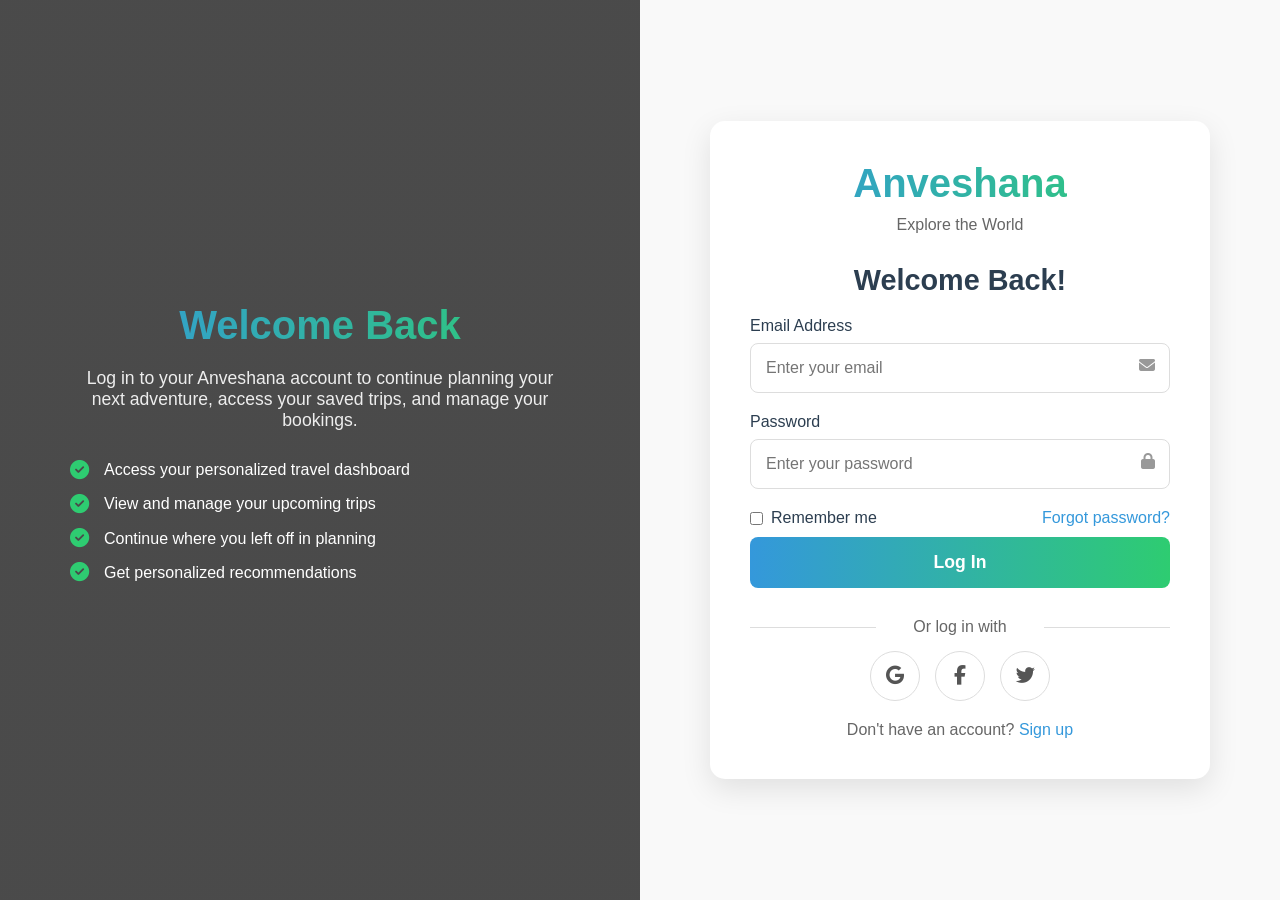
<file: login.html>
<!DOCTYPE html>
<html lang="en">
<head>
    <meta charset="UTF-8">
    <meta name="viewport" content="width=device-width, initial-scale=1.0">
    <title>Login | Anveshana - Explore the World</title>
    <link rel="stylesheet" href="https://cdnjs.cloudflare.com/ajax/libs/font-awesome/6.4.0/css/all.min.css">
    <link rel="stylesheet" href="css/login.css">
</head>
<body>
    <div class="auth-container">
        <div class="auth-hero">
            <div class="auth-hero-content">
                <h2>Welcome Back</h2>
                <p>Log in to your Anveshana account to continue planning your next adventure, access your saved trips, and manage your bookings.</p>
                
                <div class="auth-hero-benefits">
                    <div class="benefit-item">
                        <i class="fas fa-check-circle benefit-icon"></i>
                        <span>Access your personalized travel dashboard</span>
                    </div>
                    <div class="benefit-item">
                        <i class="fas fa-check-circle benefit-icon"></i>
                        <span>View and manage your upcoming trips</span>
                    </div>
                    <div class="benefit-item">
                        <i class="fas fa-check-circle benefit-icon"></i>
                        <span>Continue where you left off in planning</span>
                    </div>
                    <div class="benefit-item">
                        <i class="fas fa-check-circle benefit-icon"></i>
                        <span>Get personalized recommendations</span>
                    </div>
                </div>
            </div>
        </div>
        
        <div class="auth-form-container">
            <div class="auth-form">
                <div class="auth-logo">
                    <h2>Anveshana</h2>
                    <p>Explore the World</p>
                </div>
                
                <h3 class="auth-title">Welcome Back!</h3>
                
                <form id="loginForm" action="login.php" method="POST">
                    <div class="form-group">
                        <label for="email">Email Address</label>
                        <input type="email" id="email" name="email" class="form-control" placeholder="Enter your email" required>
                        <i class="fas fa-envelope input-icon"></i>
                    </div>
                    
                    <div class="form-group">
                        <label for="password">Password</label>
                        <input type="password" id="password" name="password" class="form-control" placeholder="Enter your password" required>
                        <i class="fas fa-lock input-icon"></i>
                    </div>
                    
                    <div class="auth-options">
                        <div class="remember-me">
                            <input type="checkbox" id="remember">
                            <label for="remember">Remember me</label>
                        </div>
                        <a href="forgot-password.html" class="forgot-password">Forgot password?</a>
                    </div>
                    
                    <button type="submit" class="auth-btn">Log In</button>
                </form>
                
                <div class="social-auth">
                    <p>Or log in with</p>
                    <div class="social-buttons">
                        <div class="social-btn google">
                            <i class="fab fa-google"></i>
                        </div>
                        <div class="social-btn facebook">
                            <i class="fab fa-facebook-f"></i>
                        </div>
                        <div class="social-btn twitter">
                            <i class="fab fa-twitter"></i>
                        </div>
                    </div>
                </div>
                
                <div class="auth-alt">
                    Don't have an account? <a href="signup.html">Sign up</a>
                </div>
            </div>
        </div>
    </div>
    
    <!-- <script>
        // Form submission
        document.getElementById('loginForm').addEventListener('submit', function(e) {
            e.preventDefault();
            alert('Login successful! Redirecting to dashboard...');
            window.location.href = 'dashboard.html';
        });
    </script> -->
</body>
</html>
</file>
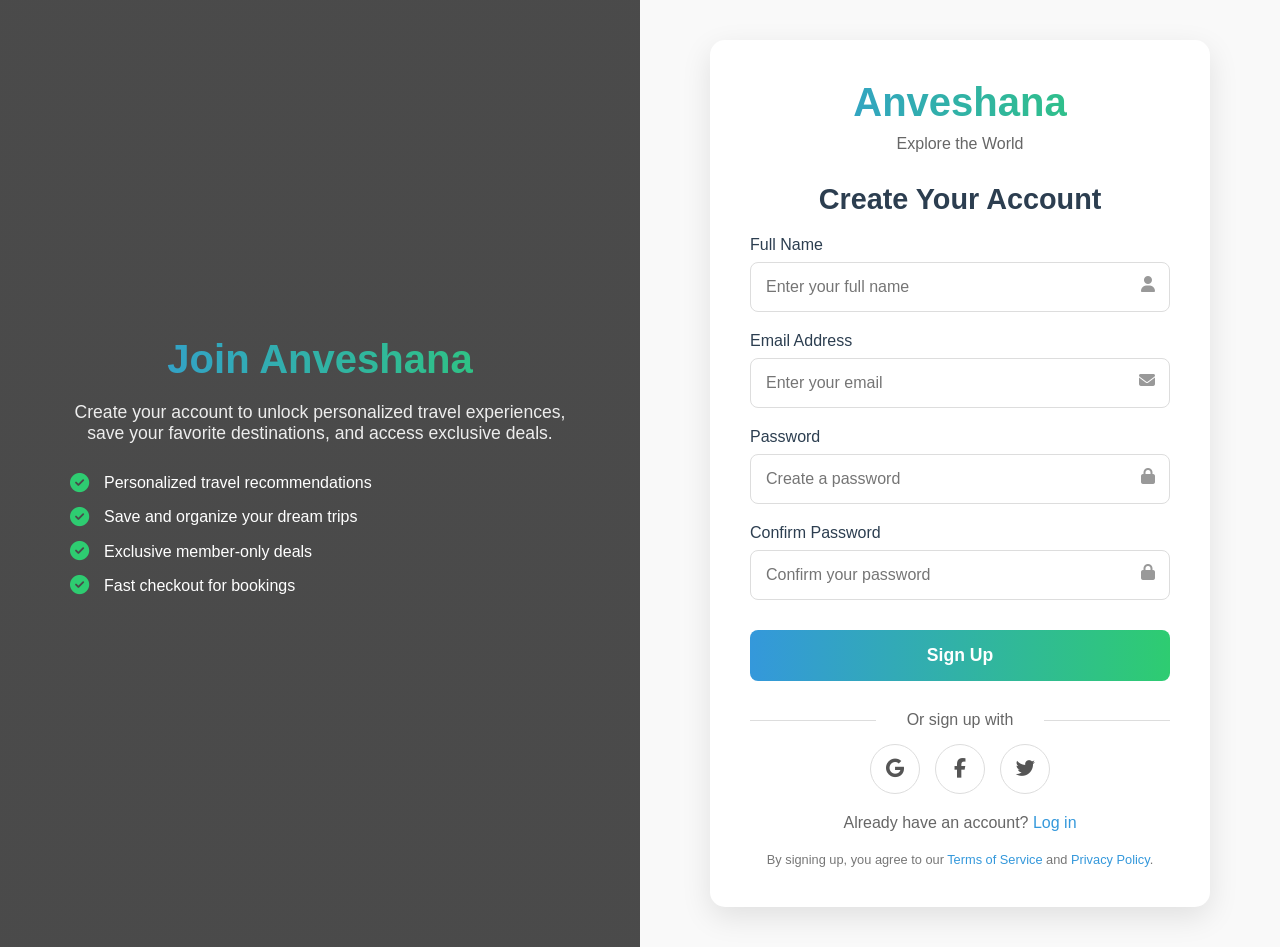
<file: signup.html>
<!DOCTYPE html>
<html lang="en">
<head>
    <meta charset="UTF-8">
    <meta name="viewport" content="width=device-width, initial-scale=1.0">
    <title>Sign Up | Anveshana - Explore the World</title>
    <link rel="stylesheet" href="https://cdnjs.cloudflare.com/ajax/libs/font-awesome/6.4.0/css/all.min.css">
    <link rel="stylesheet" href="css/signup.css">
</head>
<body>
    <div class="auth-container">
        <div class="auth-hero">
            <div class="auth-hero-content">
                <h2>Join Anveshana</h2>
                <p>Create your account to unlock personalized travel experiences, save your favorite destinations, and access exclusive deals.</p>
                
                <div class="auth-hero-benefits">
                    <div class="benefit-item">
                        <i class="fas fa-check-circle benefit-icon"></i>
                        <span>Personalized travel recommendations</span>
                    </div>
                    <div class="benefit-item">
                        <i class="fas fa-check-circle benefit-icon"></i>
                        <span>Save and organize your dream trips</span>
                    </div>
                    <div class="benefit-item">
                        <i class="fas fa-check-circle benefit-icon"></i>
                        <span>Exclusive member-only deals</span>
                    </div>
                    <div class="benefit-item">
                        <i class="fas fa-check-circle benefit-icon"></i>
                        <span>Fast checkout for bookings</span>
                    </div>
                </div>
            </div>
        </div>
        
        <div class="auth-form-container">
            <div class="auth-form">
                <div class="auth-logo">
                    <h2>Anveshana</h2>
                    <p>Explore the World</p>
                </div>
                
                <h3 class="auth-title">Create Your Account</h3>
                
                <form id="signupForm" action="signup.php" method="POST">
                    <div class="form-group">
                        <label for="fullname">Full Name</label>
                        <input type="text" id="fullname" name="fullname" class="form-control" placeholder="Enter your full name" required>

                        <i class="fas fa-user input-icon"></i>
                    </div>
                    
                    <div class="form-group">
                        <label for="email">Email Address</label>
                        <input type="email" id="email" name="email" class="form-control" placeholder="Enter your email" required>
                        <i class="fas fa-envelope input-icon"></i>
                    </div>
                    
                    <div class="form-group">
                        <label for="password">Password</label>
                        <input type="password" id="password" name="password" class="form-control" placeholder="Create a password" required>
                        <i class="fas fa-lock input-icon"></i>
                    </div>
                    
                    <div class="form-group">
                        <label for="confirmPassword">Confirm Password</label>
                        <input type="password" id="confirmPassword" name="confirmPassword" class="form-control" placeholder="Confirm your password" required>
                        <i class="fas fa-lock input-icon"></i>
                    </div>
                    
                    <button type="submit" class="auth-btn">Sign Up</button>
                </form>
                
                <div class="social-auth">
                    <p>Or sign up with</p>
                    <div class="social-buttons">
                        <div class="social-btn google">
                            <i class="fab fa-google"></i>
                        </div>
                        <div class="social-btn facebook">
                            <i class="fab fa-facebook-f"></i>
                        </div>
                        <div class="social-btn twitter">
                            <i class="fab fa-twitter"></i>
                        </div>
                    </div>
                </div>
                
                <div class="auth-alt">
                    Already have an account? <a href="login.php">Log in</a>
                </div>
                
                <div class="terms">
                    By signing up, you agree to our <a href="#">Terms of Service</a> and <a href="#">Privacy Policy</a>.
                </div>
            </div>
        </div>
    </div>
    
    <script>
        // Form validation
        document.getElementById('signupForm').addEventListener('submit', function(e) {
            const password = document.getElementById('password').value;
            const confirmPassword = document.getElementById('confirmPassword').value;
            if (password !== confirmPassword) {
                alert('Passwords do not match!');
                e.preventDefault();
            }
        });
        document.addEventListener('DOMContentLoaded', function() {
    const urlParams = new URLSearchParams(window.location.search);
    const error = urlParams.get('error');
    
    if (error) {
        let errorMessage = '';
        switch(error) {
            case 'emptyfields':
                errorMessage = 'Please fill in all fields';
                break;
            case 'invalidemail':
                errorMessage = 'Invalid email address';
                break;
            case 'passwordcheck':
                errorMessage = 'Passwords do not match';
                break;
            case 'passwordlength':
                errorMessage = 'Password must be at least 8 characters';
                break;
            case 'emailtaken':
                errorMessage = 'Email already registered';
                break;
            case 'sqlerror':
                errorMessage = 'Database error. Please try again';
                break;
            case 'wrongpassword':
                errorMessage = 'Incorrect password';
                break;
            case 'nouser':
                errorMessage = 'No account with this email';
                break;
            default:
                errorMessage = 'An error occurred';
        }
        
        // Show notification - adjust based on your notification system
        showNotification('Error', errorMessage, 'error');
    }
});
    </script>
</body>
</html>
</file>
<file: css/login.css>
:root {
            --primary: #3498db;
            --secondary: #2ecc71;
            --dark: #2c3e50;
            --light: #ecf0f1;
            --accent: #e74c3c;
        }
        
        * {
            margin: 0;
            padding: 0;
            box-sizing: border-box;
            font-family: 'Segoe UI', Tahoma, Geneva, Verdana, sans-serif;
        }
        
        body {
            background-color: #f9f9f9;
            color: var(--dark);
            display: flex;
            min-height: 100vh;
        }
        
        .auth-container {
            display: flex;
            width: 100%;
        }
        
        .auth-hero {
            flex: 1;
            background: linear-gradient(rgba(0, 0, 0, 0.7), rgba(0, 0, 0, 0.7)), 
                        url('https://images.unsplash.com/photo-1508672019048-805c876b67e2?ixlib=rb-4.0.3&ixid=M3wxMjA3fDB8MHxwaG90by1wYWdlfHx8fGVufDB8fHx8fA%3D%3D&auto=format&fit=crop&w=2119&q=80');
            background-size: cover;
            background-position: center;
            display: flex;
            flex-direction: column;
            justify-content: center;
            align-items: center;
            padding: 40px;
            color: white;
            text-align: center;
            display: none;
        }
        
        .auth-form-container {
            flex: 1;
            display: flex;
            justify-content: center;
            align-items: center;
            padding: 40px;
        }
        
        .auth-form {
            background-color: white;
            padding: 40px;
            border-radius: 15px;
            box-shadow: 0 10px 30px rgba(0, 0, 0, 0.1);
            width: 100%;
            max-width: 500px;
            animation: fadeIn 0.8s ease-out;
        }
        
        @keyframes fadeIn {
            from { opacity: 0; transform: translateY(20px); }
            to { opacity: 1; transform: translateY(0); }
        }
        
        .auth-logo {
            text-align: center;
            margin-bottom: 30px;
        }
        
        .auth-logo h2 {
            font-size: 2.5rem;
            font-weight: 700;
            background: linear-gradient(to right, var(--primary), var(--secondary));
            -webkit-background-clip: text;
            background-clip: text;
            color: transparent;
            margin-bottom: 10px;
        }
        
        .auth-logo p {
            color: #666;
        }
        
        .auth-title {
            font-size: 1.8rem;
            margin-bottom: 20px;
            color: var(--dark);
            text-align: center;
        }
        
        .form-group {
            margin-bottom: 20px;
            position: relative;
        }
        
        .form-group label {
            display: block;
            margin-bottom: 8px;
            font-weight: 500;
            color: var(--dark);
        }
        
        .form-control {
            width: 100%;
            padding: 15px;
            border: 1px solid #ddd;
            border-radius: 8px;
            font-size: 1rem;
            transition: all 0.3s ease;
        }
        
        .form-control:focus {
            border-color: var(--primary);
            box-shadow: 0 0 0 3px rgba(52, 152, 219, 0.2);
            outline: none;
        }
        
        .input-icon {
            position: absolute;
            right: 15px;
            top: 40px;
            color: #999;
        }
        
        .auth-btn {
            width: 100%;
            padding: 15px;
            background: linear-gradient(to right, var(--primary), var(--secondary));
            color: white;
            border: none;
            border-radius: 8px;
            font-size: 1.1rem;
            font-weight: 600;
            cursor: pointer;
            transition: all 0.3s ease;
            margin-top: 10px;
        }
        
        .auth-btn:hover {
            transform: translateY(-3px);
            box-shadow: 0 5px 15px rgba(0, 0, 0, 0.1);
        }
        
        .auth-options {
            display: flex;
            justify-content: space-between;
            align-items: center;
            margin-top: 15px;
        }
        
        .remember-me {
            display: flex;
            align-items: center;
        }
        
        .remember-me input {
            margin-right: 8px;
        }
        
        .forgot-password {
            color: var(--primary);
            text-decoration: none;
            font-weight: 500;
        }
        
        .forgot-password:hover {
            text-decoration: underline;
        }
        
        .auth-alt {
            text-align: center;
            margin-top: 20px;
            color: #666;
        }
        
        .auth-alt a {
            color: var(--primary);
            text-decoration: none;
            font-weight: 500;
        }
        
        .auth-alt a:hover {
            text-decoration: underline;
        }
        
        .social-auth {
            margin-top: 30px;
        }
        
        .social-auth p {
            text-align: center;
            color: #666;
            margin-bottom: 15px;
            position: relative;
        }
        
        .social-auth p::before,
        .social-auth p::after {
            content: "";
            position: absolute;
            top: 50%;
            width: 30%;
            height: 1px;
            background-color: #ddd;
        }
        
        .social-auth p::before {
            left: 0;
        }
        
        .social-auth p::after {
            right: 0;
        }
        
        .social-buttons {
            display: flex;
            justify-content: center;
            gap: 15px;
        }
        
        .social-btn {
            display: flex;
            align-items: center;
            justify-content: center;
            width: 50px;
            height: 50px;
            border-radius: 50%;
            background-color: white;
            border: 1px solid #ddd;
            color: #555;
            font-size: 1.2rem;
            cursor: pointer;
            transition: all 0.3s ease;
        }
        
        .social-btn:hover {
            transform: translateY(-3px);
            box-shadow: 0 5px 15px rgba(0, 0, 0, 0.1);
        }
        
        .social-btn.google:hover {
            background-color: #DB4437;
            color: white;
            border-color: #DB4437;
        }
        
        .social-btn.facebook:hover {
            background-color: #4267B2;
            color: white;
            border-color: #4267B2;
        }
        
        .social-btn.twitter:hover {
            background-color: #1DA1F2;
            color: white;
            border-color: #1DA1F2;
        }
        
        @media (min-width: 992px) {
            .auth-hero {
                display: flex;
            }
            
            .auth-hero-content {
                max-width: 500px;
            }
            
            .auth-hero h2 {
                font-size: 2.5rem;
                margin-bottom: 20px;
                background: linear-gradient(to right, var(--primary), var(--secondary));
                -webkit-background-clip: text;
                background-clip: text;
                color: transparent;
            }
            
            .auth-hero p {
                font-size: 1.1rem;
                margin-bottom: 30px;
                opacity: 0.9;
            }
            
            .auth-hero-benefits {
                text-align: left;
                margin-top: 30px;
            }
            
            .benefit-item {
                display: flex;
                align-items: center;
                margin-bottom: 15px;
            }
            
            .benefit-icon {
                margin-right: 15px;
                color: var(--secondary);
                font-size: 1.2rem;
            }
        }
        
        @media (max-width: 768px) {
            .auth-container {
                flex-direction: column;
            }
            
            .auth-form {
                padding: 30px;
            }
            
            .auth-options {
                flex-direction: column;
                align-items: flex-start;
                gap: 10px;
            }
        }
</file>
<file: css/signup.css>
:root {
            --primary: #3498db;
            --secondary: #2ecc71;
            --dark: #2c3e50;
            --light: #ecf0f1;
            --accent: #e74c3c;
        }
        
        * {
            margin: 0;
            padding: 0;
            box-sizing: border-box;
            font-family: 'Segoe UI', Tahoma, Geneva, Verdana, sans-serif;
        }
        
        body {
            background-color: #f9f9f9;
            color: var(--dark);
            display: flex;
            min-height: 100vh;
        }
        
        .auth-container {
            display: flex;
            width: 100%;
        }
        
        .auth-hero {
            flex: 1;
            background: linear-gradient(rgba(0, 0, 0, 0.7), rgba(0, 0, 0, 0.7)), 
                        url('https://images.unsplash.com/photo-1506929562872-bb421503ef21?ixlib=rb-4.0.3&ixid=M3wxMjA3fDB8MHxwaG90by1wYWdlfHx8fGVufDB8fHx8fA%3D%3D&auto=format&fit=crop&w=1968&q=80');
            background-size: cover;
            background-position: center;
            display: flex;
            flex-direction: column;
            justify-content: center;
            align-items: center;
            padding: 40px;
            color: white;
            text-align: center;
            display: none;
        }
        
        .auth-form-container {
            flex: 1;
            display: flex;
            justify-content: center;
            align-items: center;
            padding: 40px;
        }
        
        .auth-form {
            background-color: white;
            padding: 40px;
            border-radius: 15px;
            box-shadow: 0 10px 30px rgba(0, 0, 0, 0.1);
            width: 100%;
            max-width: 500px;
            animation: fadeIn 0.8s ease-out;
        }
        
        @keyframes fadeIn {
            from { opacity: 0; transform: translateY(20px); }
            to { opacity: 1; transform: translateY(0); }
        }
        
        .auth-logo {
            text-align: center;
            margin-bottom: 30px;
        }
        
        .auth-logo h2 {
            font-size: 2.5rem;
            font-weight: 700;
            background: linear-gradient(to right, var(--primary), var(--secondary));
            -webkit-background-clip: text;
            background-clip: text;
            color: transparent;
            margin-bottom: 10px;
        }
        
        .auth-logo p {
            color: #666;
        }
        
        .auth-title {
            font-size: 1.8rem;
            margin-bottom: 20px;
            color: var(--dark);
            text-align: center;
        }
        
        .form-group {
            margin-bottom: 20px;
            position: relative;
        }
        
        .form-group label {
            display: block;
            margin-bottom: 8px;
            font-weight: 500;
            color: var(--dark);
        }
        
        .form-control {
            width: 100%;
            padding: 15px;
            border: 1px solid #ddd;
            border-radius: 8px;
            font-size: 1rem;
            transition: all 0.3s ease;
        }
        
        .form-control:focus {
            border-color: var(--primary);
            box-shadow: 0 0 0 3px rgba(52, 152, 219, 0.2);
            outline: none;
        }
        
        .input-icon {
            position: absolute;
            right: 15px;
            top: 40px;
            color: #999;
        }
        
        .auth-btn {
            width: 100%;
            padding: 15px;
            background: linear-gradient(to right, var(--primary), var(--secondary));
            color: white;
            border: none;
            border-radius: 8px;
            font-size: 1.1rem;
            font-weight: 600;
            cursor: pointer;
            transition: all 0.3s ease;
            margin-top: 10px;
        }
        
        .auth-btn:hover {
            transform: translateY(-3px);
            box-shadow: 0 5px 15px rgba(0, 0, 0, 0.1);
        }
        
        .auth-alt {
            text-align: center;
            margin-top: 20px;
            color: #666;
        }
        
        .auth-alt a {
            color: var(--primary);
            text-decoration: none;
            font-weight: 500;
        }
        
        .auth-alt a:hover {
            text-decoration: underline;
        }
        
        .social-auth {
            margin-top: 30px;
        }
        
        .social-auth p {
            text-align: center;
            color: #666;
            margin-bottom: 15px;
            position: relative;
        }
        
        .social-auth p::before,
        .social-auth p::after {
            content: "";
            position: absolute;
            top: 50%;
            width: 30%;
            height: 1px;
            background-color: #ddd;
        }
        
        .social-auth p::before {
            left: 0;
        }
        
        .social-auth p::after {
            right: 0;
        }
        
        .social-buttons {
            display: flex;
            justify-content: center;
            gap: 15px;
        }
        
        .social-btn {
            display: flex;
            align-items: center;
            justify-content: center;
            width: 50px;
            height: 50px;
            border-radius: 50%;
            background-color: white;
            border: 1px solid #ddd;
            color: #555;
            font-size: 1.2rem;
            cursor: pointer;
            transition: all 0.3s ease;
        }
        
        .social-btn:hover {
            transform: translateY(-3px);
            box-shadow: 0 5px 15px rgba(0, 0, 0, 0.1);
        }
        
        .social-btn.google:hover {
            background-color: #DB4437;
            color: white;
            border-color: #DB4437;
        }
        
        .social-btn.facebook:hover {
            background-color: #4267B2;
            color: white;
            border-color: #4267B2;
        }
        
        .social-btn.twitter:hover {
            background-color: #1DA1F2;
            color: white;
            border-color: #1DA1F2;
        }
        
        .terms {
            font-size: 0.8rem;
            color: #777;
            text-align: center;
            margin-top: 20px;
        }
        
        .terms a {
            color: var(--primary);
            text-decoration: none;
        }
        
        .terms a:hover {
            text-decoration: underline;
        }
        
        @media (min-width: 992px) {
            .auth-hero {
                display: flex;
            }
            
            .auth-hero-content {
                max-width: 500px;
            }
            
            .auth-hero h2 {
                font-size: 2.5rem;
                margin-bottom: 20px;
                background: linear-gradient(to right, var(--primary), var(--secondary));
                -webkit-background-clip: text;
                background-clip: text;
                color: transparent;
            }
            
            .auth-hero p {
                font-size: 1.1rem;
                margin-bottom: 30px;
                opacity: 0.9;
            }
            
            .auth-hero-benefits {
                text-align: left;
                margin-top: 30px;
            }
            
            .benefit-item {
                display: flex;
                align-items: center;
                margin-bottom: 15px;
            }
            
            .benefit-icon {
                margin-right: 15px;
                color: var(--secondary);
                font-size: 1.2rem;
            }
        }
        
        @media (max-width: 768px) {
            .auth-container {
                flex-direction: column;
            }
            
            .auth-form {
                padding: 30px;
            }
        }
</file>
